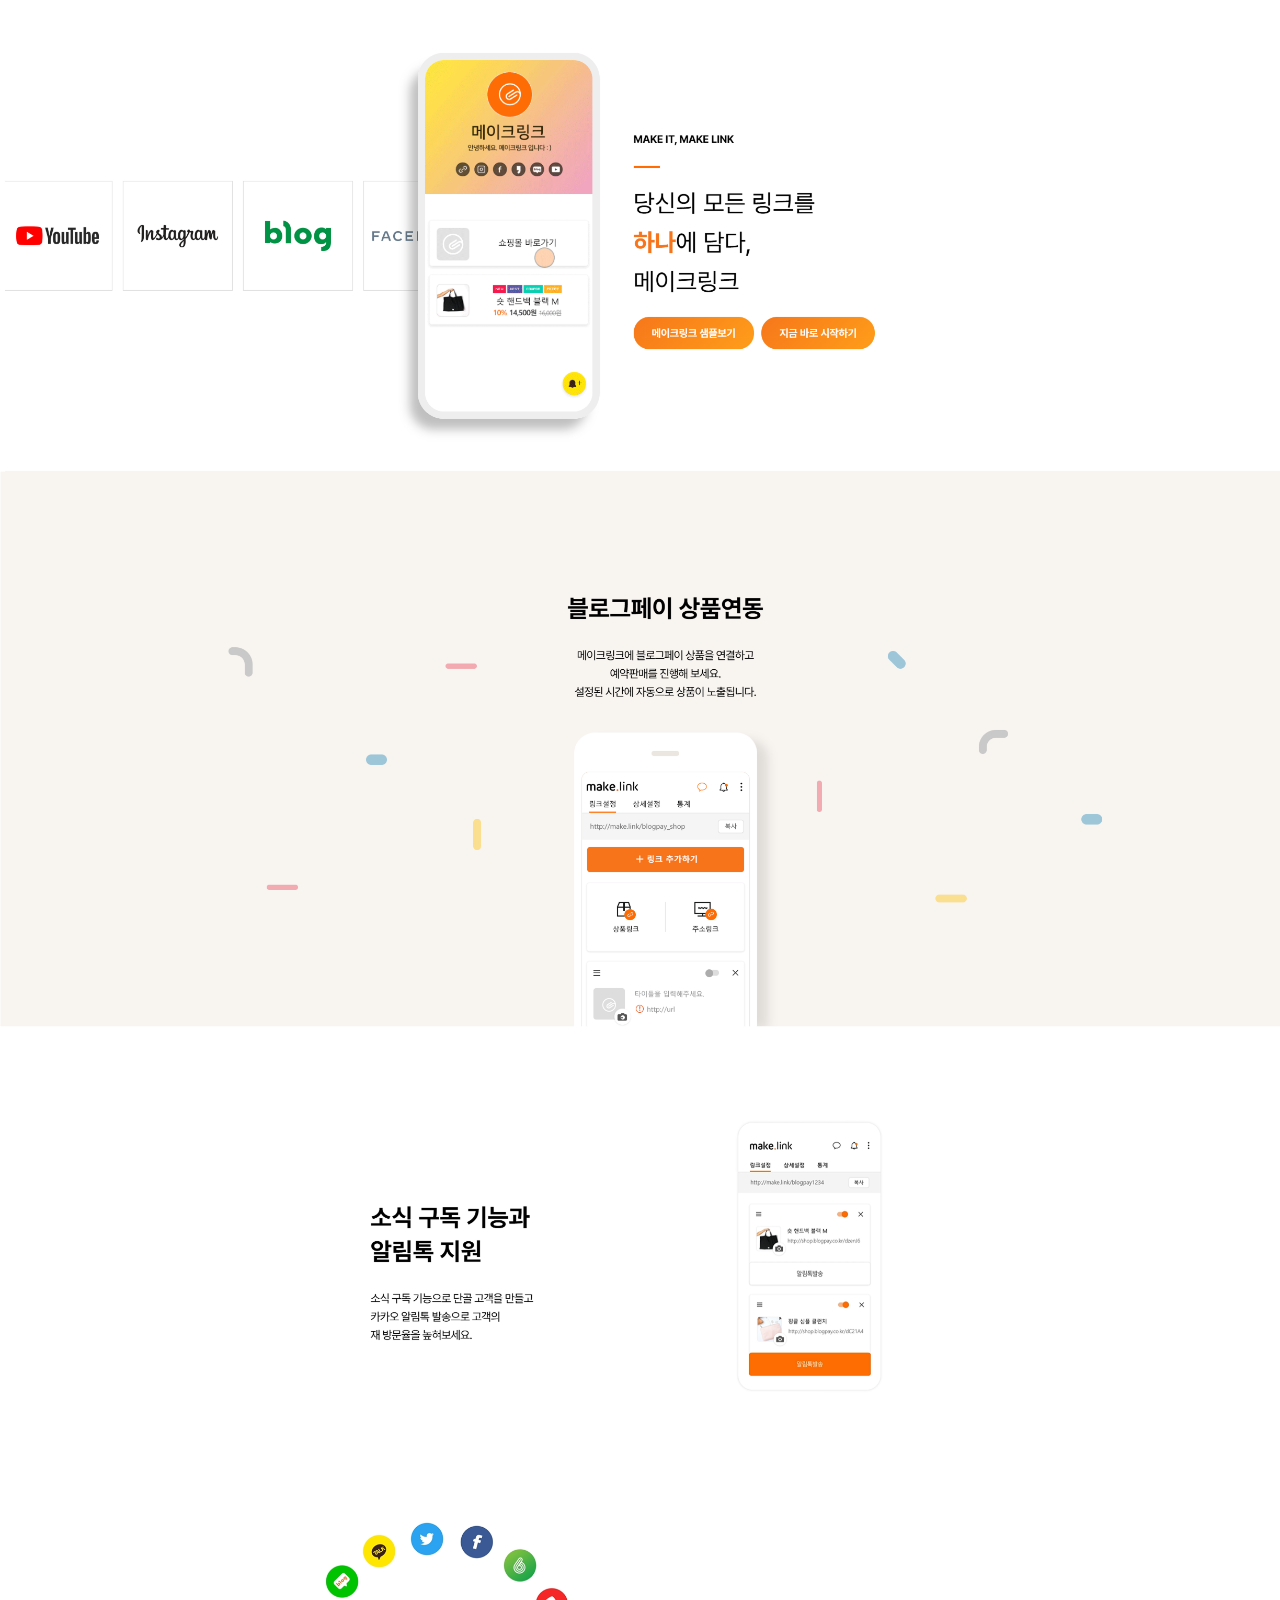
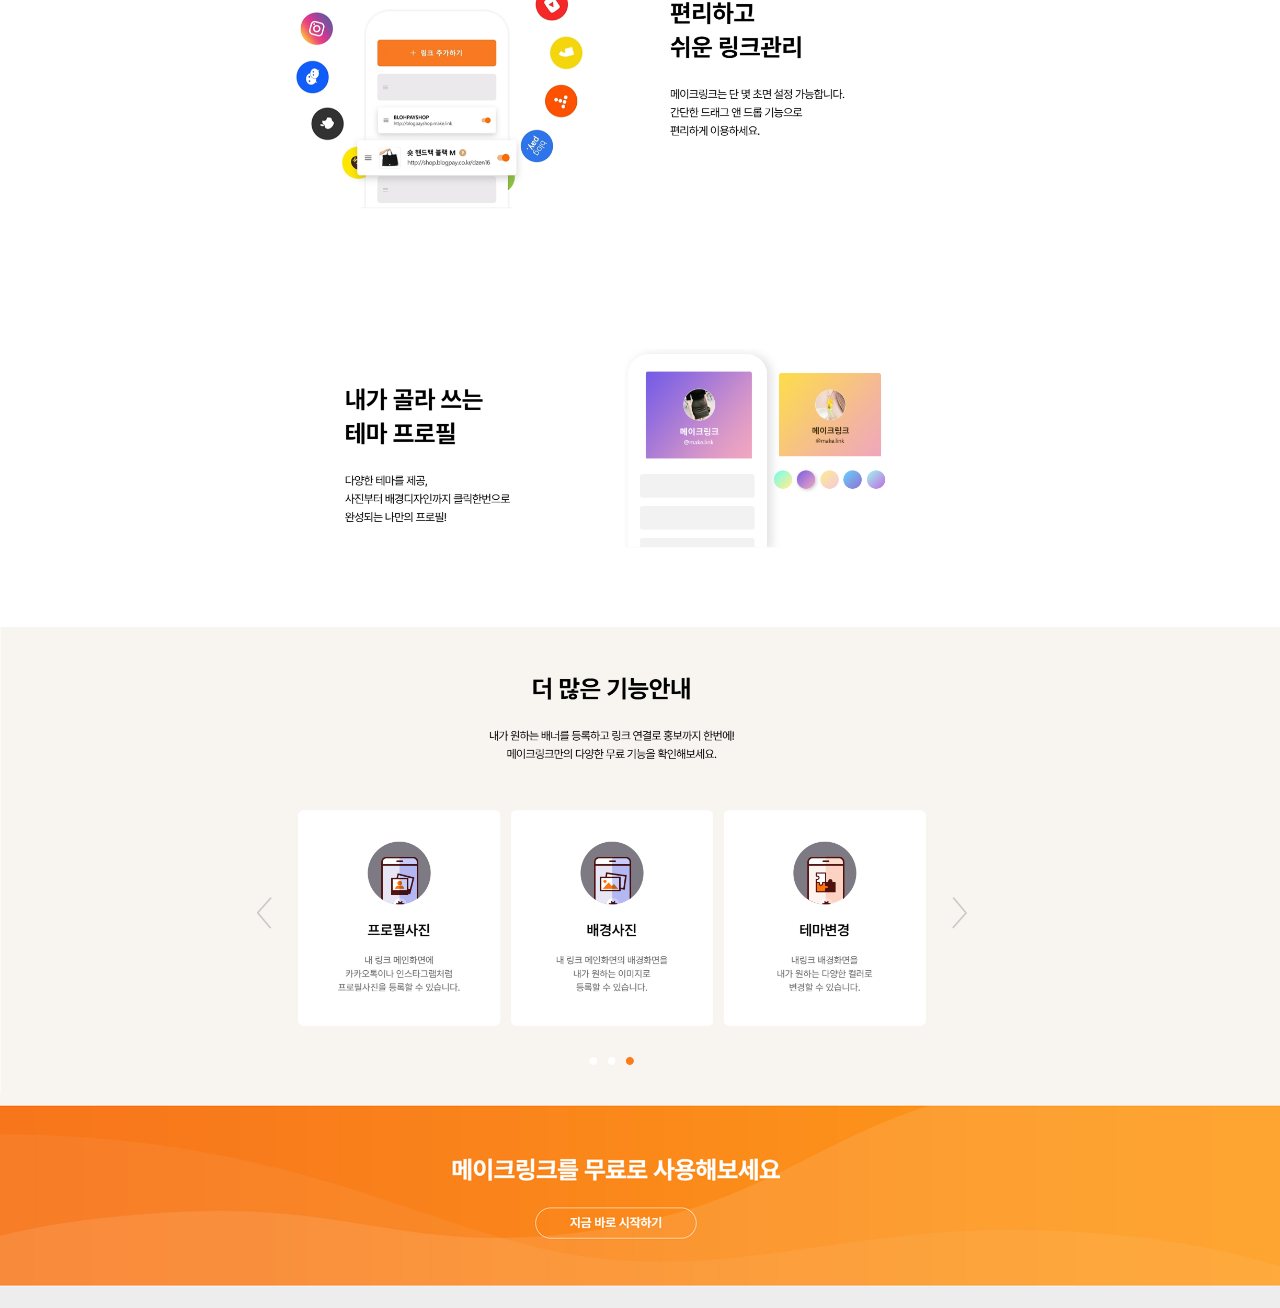
<file: makelinkLanding.html>
<!doctype html>
<html>
  <head>
    <title>makelink landing page</title>
    <meta charset="utf-8" />
    <meta name="viewport" content="width=device-width, initial-scale=1" />

    <link href="css/reset.css" rel="stylesheet" type="text/css" />
  </head>
  <body>
    <div style="margin: 0 auto; text-align:center;">
      <img src="img/makelink_landing.png" alt="makelink 랜딩페이지" />
    </div>
  </body>
</html>
</file>
